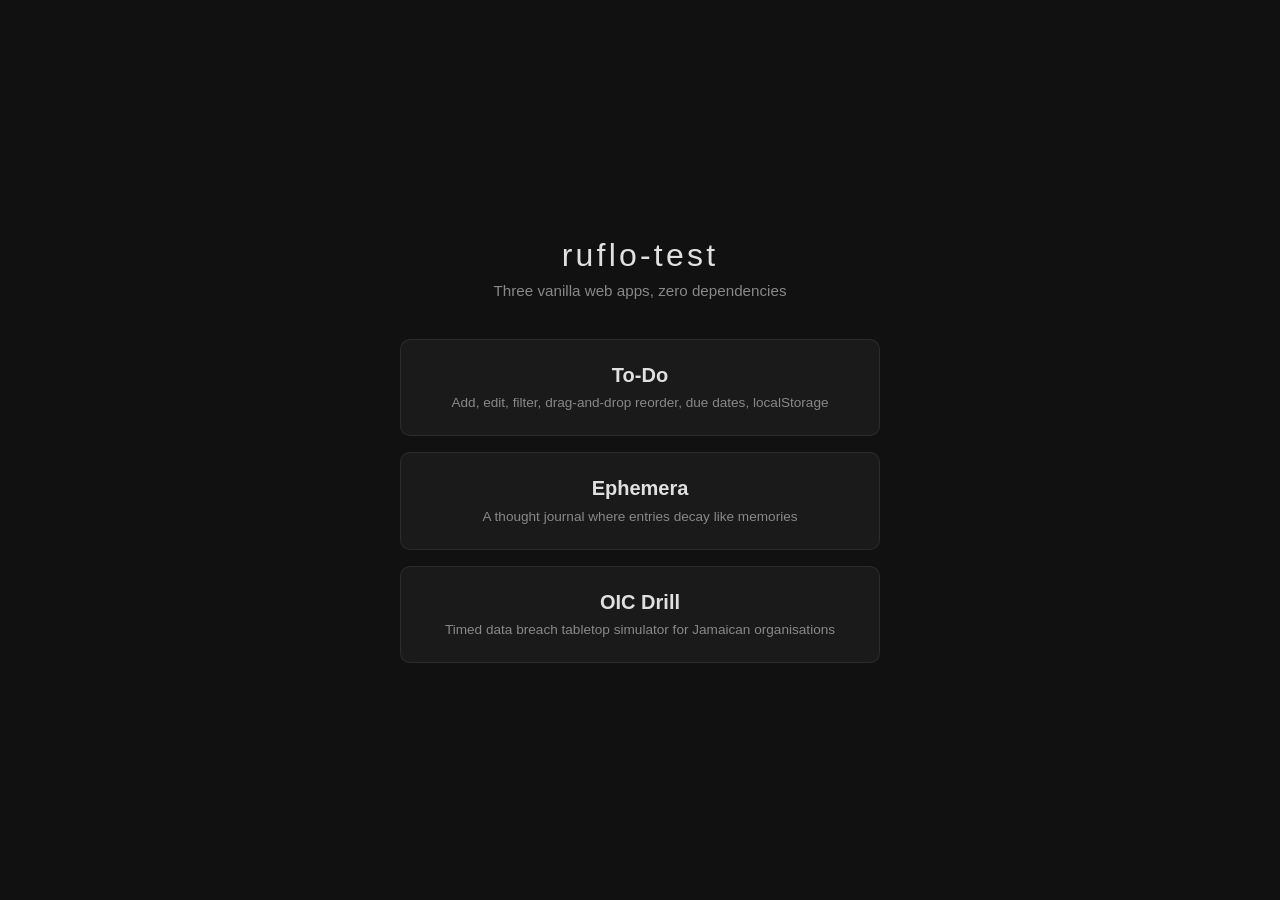
<file: index.html>
<!DOCTYPE html>
<html lang="en">
<head>
  <meta charset="UTF-8">
  <meta name="viewport" content="width=device-width, initial-scale=1.0">
  <title>ruflo-test</title>
  <style>
    *, *::before, *::after { box-sizing: border-box; margin: 0; padding: 0; }
    body {
      font-family: -apple-system, BlinkMacSystemFont, "Segoe UI", Roboto, sans-serif;
      background: #111;
      color: #e0e0e0;
      min-height: 100vh;
      display: flex;
      justify-content: center;
      align-items: center;
      padding: 2rem;
    }
    .container { max-width: 480px; width: 100%; text-align: center; }
    h1 { font-size: 2rem; font-weight: 300; margin-bottom: 0.5rem; letter-spacing: 0.1em; }
    p { color: #888; margin-bottom: 2.5rem; font-size: 0.95rem; }
    .cards { display: flex; flex-direction: column; gap: 1rem; }
    a.card {
      display: block;
      padding: 1.5rem;
      background: rgba(255,255,255,0.04);
      border: 1px solid rgba(255,255,255,0.08);
      border-radius: 10px;
      text-decoration: none;
      color: inherit;
      transition: all 0.2s;
    }
    a.card:hover {
      background: rgba(255,255,255,0.08);
      border-color: rgba(255,255,255,0.2);
      transform: translateY(-2px);
    }
    .card h2 { font-size: 1.25rem; font-weight: 600; margin-bottom: 0.4rem; }
    .card span { font-size: 0.85rem; color: #888; }
  </style>
</head>
<body>
  <div class="container">
    <h1>ruflo-test</h1>
    <p>Three vanilla web apps, zero dependencies</p>
    <div class="cards">
      <a class="card" href="src/">
        <h2>To-Do</h2>
        <span>Add, edit, filter, drag-and-drop reorder, due dates, localStorage</span>
      </a>
      <a class="card" href="ephemera/">
        <h2>Ephemera</h2>
        <span>A thought journal where entries decay like memories</span>
      </a>
      <a class="card" href="oic-drill/">
        <h2>OIC Drill</h2>
        <span>Timed data breach tabletop simulator for Jamaican organisations</span>
      </a>
    </div>
  </div>
</body>
</html>
</file>
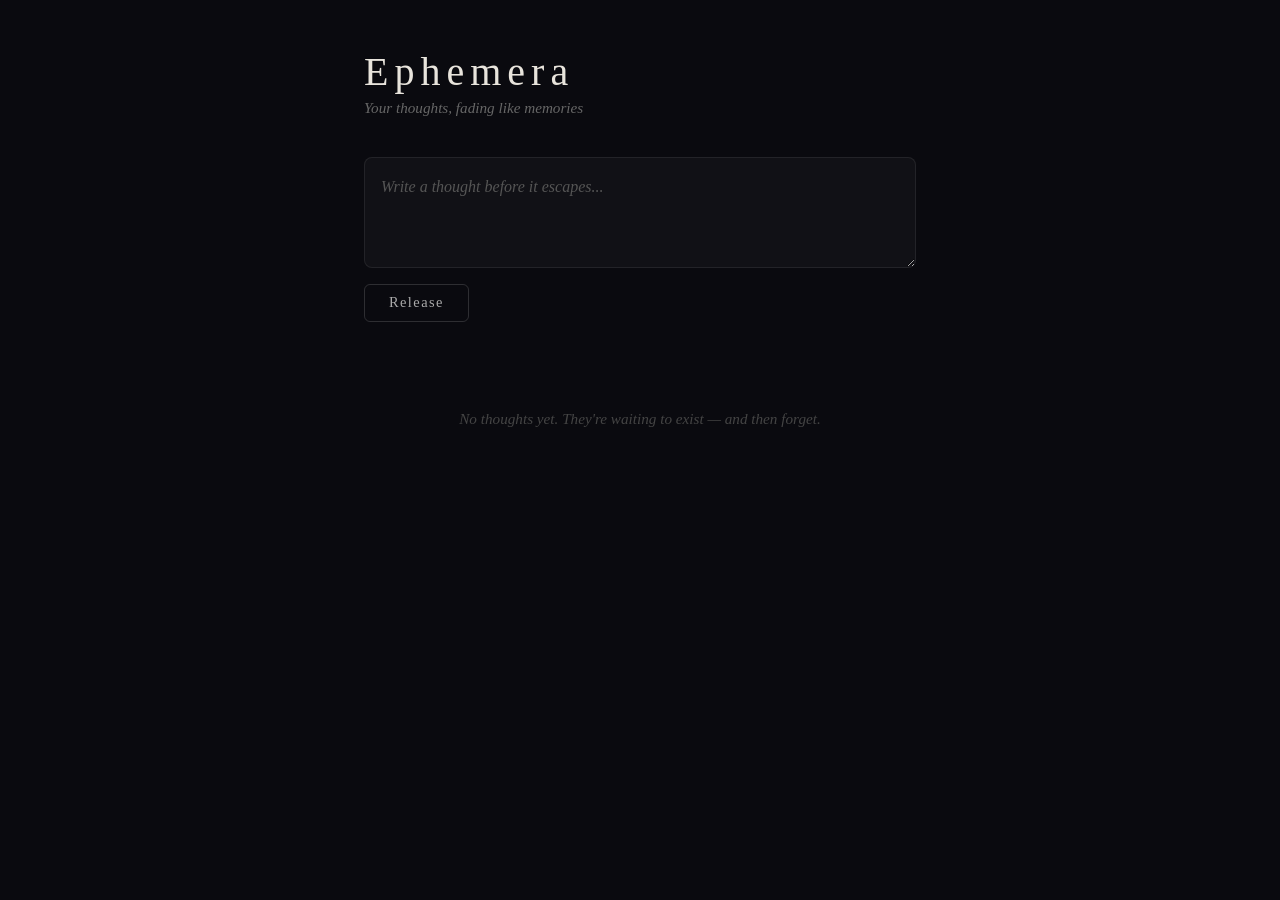
<file: ephemera/index.html>
<!DOCTYPE html>
<html lang="en">
<head>
  <meta charset="UTF-8">
  <meta name="viewport" content="width=device-width, initial-scale=1.0">
  <title>Ephemera — Thoughts That Fade</title>
  <link rel="stylesheet" href="styles.css">
</head>
<body>
  <div id="particles"></div>
  <main class="app">
    <header>
      <h1>Ephemera</h1>
      <p class="subtitle">Your thoughts, fading like memories</p>
    </header>
    <form id="thought-form">
      <textarea
        id="thought-input"
        placeholder="Write a thought before it escapes..."
        rows="3"
        required
      ></textarea>
      <button type="submit">Release</button>
    </form>
    <div id="thought-stream"></div>
    <p id="empty" class="empty-state">No thoughts yet. They're waiting to exist — and then forget.</p>
  </main>
  <script src="app.js"></script>
</body>
</html>
</file>
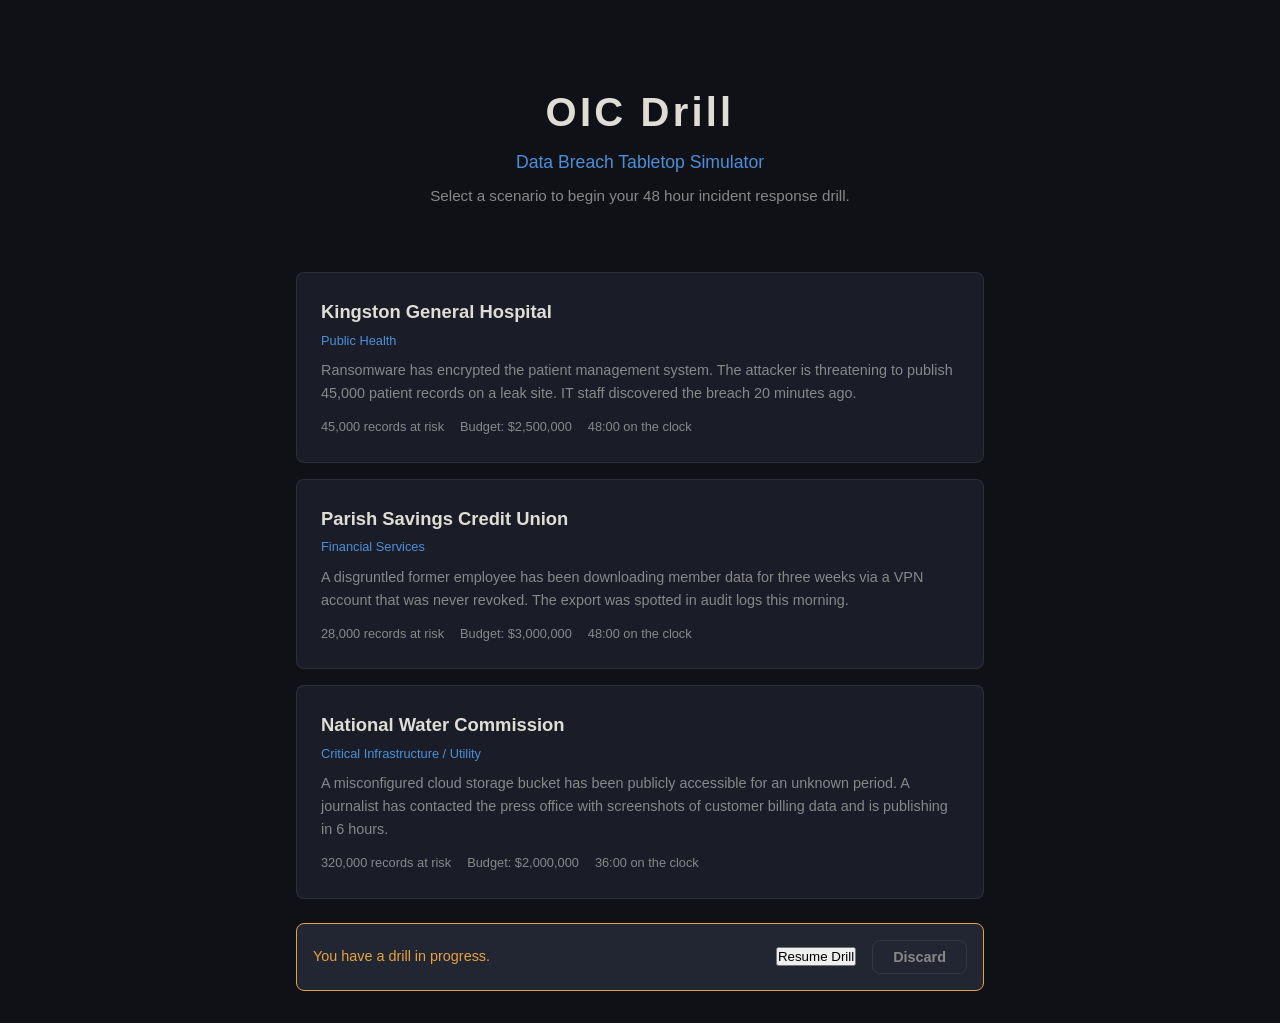
<file: oic-drill/index.html>
<!DOCTYPE html>
<html lang="en">
<head>
  <meta charset="UTF-8">
  <meta name="viewport" content="width=device-width, initial-scale=1.0">
  <title>OIC Drill — Data Breach Tabletop Simulator</title>
  <link rel="stylesheet" href="styles.css">
</head>
<body>
  <!-- SCENARIO SELECTION -->
  <section id="view-select" class="view active">
    <div class="container">
      <header class="hero">
        <h1>OIC Drill</h1>
        <p class="tagline">Data Breach Tabletop Simulator</p>
        <p class="sub">Select a scenario to begin your 48 hour incident response drill.</p>
      </header>
      <div id="scenario-cards" class="scenario-cards"></div>
      <div id="resume-banner" class="resume-banner" hidden>
        <p>You have a drill in progress.</p>
        <button id="btn-resume">Resume Drill</button>
        <button id="btn-discard" class="btn-secondary">Discard</button>
      </div>
    </div>
  </section>

  <!-- GAME SCREEN -->
  <section id="view-game" class="view">
    <div class="status-bar">
      <div class="status-item">
        <span class="status-label">Time Remaining</span>
        <span id="clock" class="status-value clock">48:00</span>
      </div>
      <div class="status-item">
        <span class="status-label">Budget (JMD)</span>
        <span id="budget" class="status-value budget">$2,500,000</span>
      </div>
      <div class="status-item scores-mini">
        <span class="score-pill compliance" title="Legal Compliance"><span class="pill-label">Compliance</span> <span id="score-c">50</span></span>
        <span class="score-pill containment" title="Containment"><span class="pill-label">Containment</span> <span id="score-t">50</span></span>
        <span class="score-pill reputation" title="Reputation"><span class="pill-label">Reputation</span> <span id="score-r">50</span></span>
      </div>
      <button id="btn-log" class="btn-log" title="Decision Log">Log</button>
    </div>
    <div class="game-container">
      <div id="decision-panel" class="decision-panel">
        <h2 id="node-title"></h2>
        <p id="node-desc"></p>
        <div id="node-options" class="options"></div>
      </div>
      <div id="consequence-panel" class="consequence-panel" hidden>
        <h3>Outcome</h3>
        <p id="consequence-text"></p>
        <div id="consequence-effects" class="effects"></div>
        <button id="btn-continue">Continue</button>
      </div>
    </div>
    <!-- Decision Log Drawer -->
    <div id="log-drawer" class="log-drawer">
      <div class="log-header">
        <h3>Decision Log</h3>
        <button id="btn-export-log" class="btn-secondary">Export</button>
        <button id="btn-close-log" class="btn-close">&times;</button>
      </div>
      <div id="log-entries" class="log-entries"></div>
    </div>
    <div id="log-overlay" class="log-overlay"></div>
  </section>

  <!-- END SCREEN -->
  <section id="view-end" class="view">
    <div class="container end-container">
      <h1>Drill Complete</h1>
      <div id="end-grade" class="end-grade"></div>
      <div id="end-scores" class="end-scores"></div>
      <div id="end-summary" class="end-summary"></div>
      <details class="letter-section">
        <summary>OIC Breach Notification Letter</summary>
        <div id="end-letter" class="end-letter"></div>
      </details>
      <details class="log-section">
        <summary>Full Decision Log</summary>
        <div id="end-log" class="end-log"></div>
      </details>
      <button id="btn-new-drill" class="btn-primary">New Drill</button>
    </div>
  </section>

  <script type="module" src="app.js"></script>
</body>
</html>
</file>
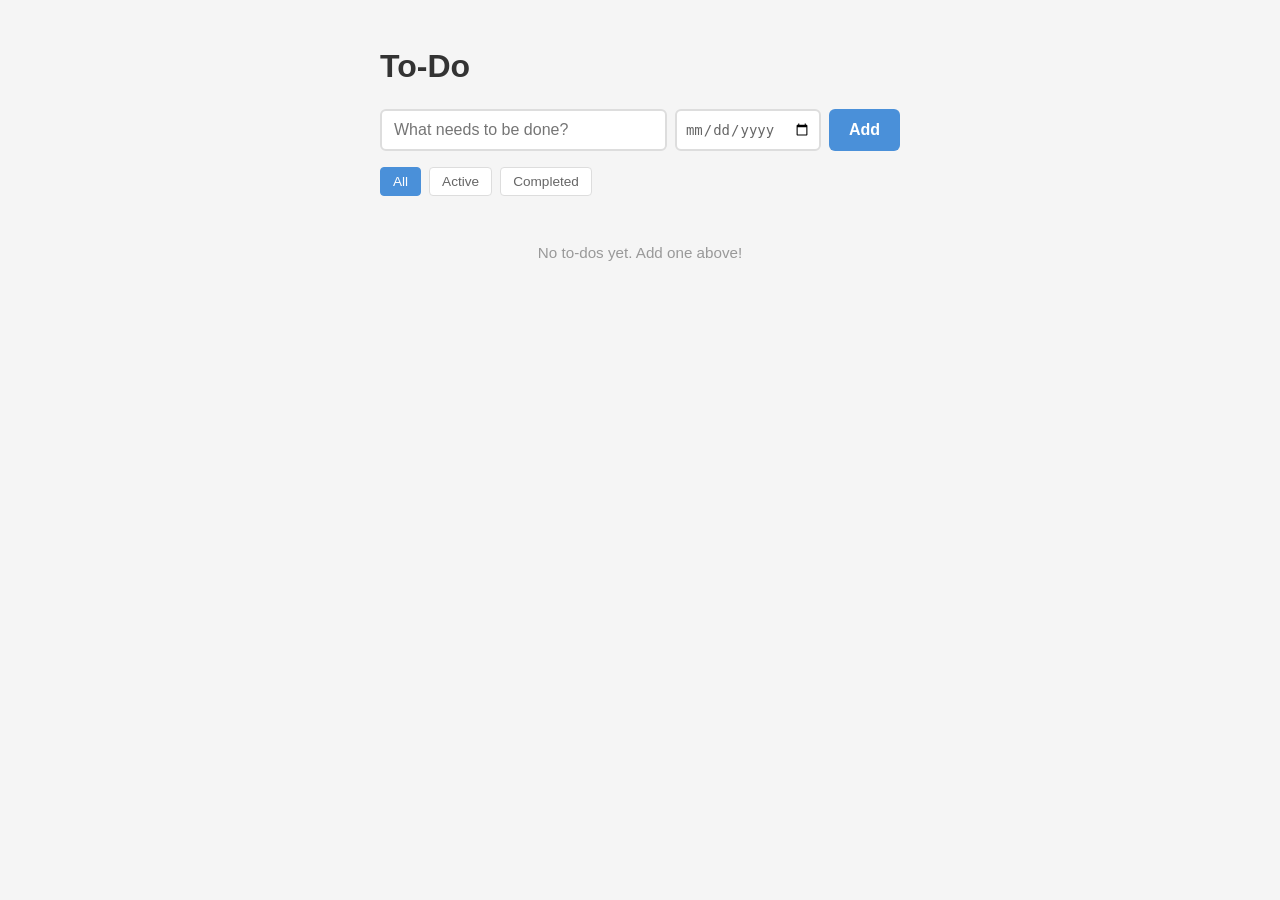
<file: src/index.html>
<!DOCTYPE html>
<html lang="en">
<head>
  <meta charset="UTF-8">
  <meta name="viewport" content="width=device-width, initial-scale=1.0">
  <title>To-Do App</title>
  <link rel="stylesheet" href="styles.css">
</head>
<body>
  <main class="app">
    <h1>To-Do</h1>
    <form id="todo-form">
      <div class="form-row">
        <input
          type="text"
          id="todo-input"
          placeholder="What needs to be done?"
          required
          autocomplete="off"
        >
        <input type="date" id="todo-date">
        <button type="submit">Add</button>
      </div>
    </form>
    <div id="filters" class="filters" hidden>
      <button class="filter-btn active" data-filter="all">All</button>
      <button class="filter-btn" data-filter="active">Active</button>
      <button class="filter-btn" data-filter="completed">Completed</button>
      <button id="clear-completed" class="clear-btn" hidden>Clear completed</button>
    </div>
    <ul id="todo-list"></ul>
    <p id="empty-state" class="empty" hidden>No to-dos yet. Add one above!</p>
  </main>
  <script type="module" src="app.js"></script>
</body>
</html>
</file>
<file: ephemera/styles.css>
*,
*::before,
*::after {
  box-sizing: border-box;
  margin: 0;
  padding: 0;
}

body {
  font-family: "Georgia", "Times New Roman", serif;
  background: #0a0a0f;
  color: #d4d0c8;
  min-height: 100vh;
  overflow-x: hidden;
  position: relative;
}

/* Floating particles (dissolved memories) */
#particles {
  position: fixed;
  inset: 0;
  pointer-events: none;
  z-index: 0;
}

.particle {
  position: absolute;
  border-radius: 50%;
  pointer-events: none;
  opacity: 0;
  animation: float-up linear forwards;
}

@keyframes float-up {
  0% { opacity: 0; transform: translateY(0) scale(1); }
  10% { opacity: 0.7; }
  90% { opacity: 0.2; }
  100% { opacity: 0; transform: translateY(-100vh) scale(0.3); }
}

/* App layout */
.app {
  position: relative;
  z-index: 1;
  max-width: 600px;
  margin: 0 auto;
  padding: 3rem 1.5rem;
}

header {
  margin-bottom: 2.5rem;
}

h1 {
  font-size: 2.5rem;
  font-weight: 400;
  letter-spacing: 0.15em;
  color: #e8e4dc;
  margin-bottom: 0.25rem;
}

.subtitle {
  font-style: italic;
  color: #666;
  font-size: 0.95rem;
}

/* Form */
#thought-form {
  margin-bottom: 2.5rem;
}

#thought-input {
  width: 100%;
  padding: 1rem;
  font-family: inherit;
  font-size: 1rem;
  line-height: 1.6;
  color: #e8e4dc;
  background: rgba(255, 255, 255, 0.03);
  border: 1px solid rgba(255, 255, 255, 0.08);
  border-radius: 8px;
  resize: vertical;
  outline: none;
  transition: border-color 0.3s, background 0.3s;
}

#thought-input:focus {
  border-color: rgba(255, 255, 255, 0.2);
  background: rgba(255, 255, 255, 0.05);
}

#thought-input::placeholder {
  color: #555;
  font-style: italic;
}

#thought-form button {
  margin-top: 0.75rem;
  padding: 0.6rem 1.5rem;
  font-family: inherit;
  font-size: 0.9rem;
  letter-spacing: 0.1em;
  color: #aaa;
  background: transparent;
  border: 1px solid rgba(255, 255, 255, 0.15);
  border-radius: 6px;
  cursor: pointer;
  transition: all 0.3s;
}

#thought-form button:hover {
  color: #e8e4dc;
  border-color: rgba(255, 255, 255, 0.4);
  background: rgba(255, 255, 255, 0.05);
}

/* Thought cards */
#thought-stream {
  display: flex;
  flex-direction: column;
  gap: 1rem;
}

.thought-card {
  position: relative;
  padding: 1.25rem;
  background: rgba(255, 255, 255, 0.03);
  border: 1px solid rgba(255, 255, 255, 0.06);
  border-radius: 8px;
  transition: all 0.5s ease;
  cursor: default;
}

.thought-card:hover {
  background: rgba(255, 255, 255, 0.06);
  border-color: rgba(255, 255, 255, 0.15);
}

.thought-card .thought-text {
  font-size: 1rem;
  line-height: 1.7;
  white-space: pre-wrap;
  word-break: break-word;
  transition: filter 0.5s ease;
}

.thought-card .thought-meta {
  display: flex;
  justify-content: space-between;
  align-items: center;
  margin-top: 0.75rem;
  font-size: 0.75rem;
  color: #555;
}

.thought-card .decay-bar {
  width: 60px;
  height: 3px;
  background: rgba(255, 255, 255, 0.05);
  border-radius: 2px;
  overflow: hidden;
}

.thought-card .decay-fill {
  height: 100%;
  border-radius: 2px;
  transition: width 0.5s, background 0.5s;
}

.thought-card .delete-btn {
  position: absolute;
  top: 0.75rem;
  right: 0.75rem;
  background: none;
  border: none;
  color: #333;
  font-size: 1rem;
  cursor: pointer;
  opacity: 0;
  transition: opacity 0.2s, color 0.2s;
}

.thought-card:hover .delete-btn {
  opacity: 1;
}

.thought-card .delete-btn:hover {
  color: #c44;
}

/* Dissolving animation */
.thought-card.dissolving {
  animation: dissolve 1.5s ease-out forwards;
}

@keyframes dissolve {
  0% { opacity: 1; transform: scale(1); }
  50% { opacity: 0.3; transform: scale(0.98); }
  100% { opacity: 0; transform: scale(0.95) translateY(-10px); height: 0; padding: 0; margin: 0; border: 0; }
}

/* Empty state */
.empty-state {
  text-align: center;
  color: #444;
  font-style: italic;
  padding: 3rem 0;
  font-size: 0.95rem;
}

/* Decay levels */
.decay-1 .thought-text { filter: blur(0.3px); opacity: 0.85; }
.decay-2 .thought-text { filter: blur(0.6px); opacity: 0.65; }
.decay-3 .thought-text { filter: blur(1.2px); opacity: 0.45; }
.decay-4 .thought-text { filter: blur(2px); opacity: 0.25; }
.decay-5 .thought-text { filter: blur(3px); opacity: 0.12; }

/* Mood colors */
.mood-joy { border-left: 3px solid rgba(255, 214, 102, 0.4); }
.mood-sadness { border-left: 3px solid rgba(100, 140, 200, 0.4); }
.mood-anger { border-left: 3px solid rgba(200, 80, 60, 0.4); }
.mood-calm { border-left: 3px solid rgba(120, 200, 160, 0.4); }
.mood-fear { border-left: 3px solid rgba(160, 100, 180, 0.4); }
.mood-love { border-left: 3px solid rgba(220, 120, 160, 0.4); }

/* Responsive */
@media (max-width: 480px) {
  .app { padding: 2rem 1rem; }
  h1 { font-size: 2rem; }
}
</file>
<file: oic-drill/styles.css>
*,
*::before,
*::after {
  box-sizing: border-box;
  margin: 0;
  padding: 0;
}

:root {
  --bg: #0f1117;
  --surface: #1a1d27;
  --surface2: #222632;
  --border: rgba(255, 255, 255, 0.08);
  --text: #e0ddd5;
  --text-dim: #888;
  --accent: #4a90d9;
  --danger: #e74c3c;
  --warning: #e6a23c;
  --success: #4caf50;
  --compliance: #5b8def;
  --containment: #e6a23c;
  --reputation: #9b59b6;
  --radius: 8px;
}

body {
  font-family: -apple-system, BlinkMacSystemFont, "Segoe UI", Roboto, sans-serif;
  background: var(--bg);
  color: var(--text);
  min-height: 100vh;
  line-height: 1.6;
}

.container {
  max-width: 720px;
  margin: 0 auto;
  padding: 2rem 1rem;
}

/* Views */
.view { display: none; }
.view.active { display: block; }

/* Hero */
.hero {
  text-align: center;
  padding: 3rem 0 2rem;
}

.hero h1 {
  font-size: 2.5rem;
  font-weight: 700;
  letter-spacing: 0.08em;
  margin-bottom: 0.25rem;
}

.tagline {
  font-size: 1.1rem;
  color: var(--accent);
  margin-bottom: 0.5rem;
}

.sub {
  color: var(--text-dim);
  font-size: 0.95rem;
}

/* Scenario Cards */
.scenario-cards {
  display: flex;
  flex-direction: column;
  gap: 1rem;
  margin-top: 2rem;
}

.scenario-card {
  padding: 1.5rem;
  background: var(--surface);
  border: 1px solid var(--border);
  border-radius: var(--radius);
  cursor: pointer;
  transition: all 0.2s;
}

.scenario-card:hover {
  background: var(--surface2);
  border-color: var(--accent);
  transform: translateY(-2px);
}

.scenario-card h2 {
  font-size: 1.15rem;
  margin-bottom: 0.25rem;
}

.scenario-card .sector {
  font-size: 0.8rem;
  color: var(--accent);
  margin-bottom: 0.5rem;
}

.scenario-card .incident-preview {
  font-size: 0.9rem;
  color: var(--text-dim);
  margin-bottom: 0.75rem;
}

.scenario-card .card-meta {
  display: flex;
  gap: 1rem;
  font-size: 0.8rem;
  color: var(--text-dim);
}

/* Resume banner */
.resume-banner {
  margin-top: 1.5rem;
  padding: 1rem;
  background: var(--surface2);
  border: 1px solid var(--warning);
  border-radius: var(--radius);
  display: flex;
  align-items: center;
  gap: 1rem;
  flex-wrap: wrap;
}

.resume-banner p {
  flex: 1;
  font-size: 0.9rem;
  color: var(--warning);
}

/* Buttons */
.btn-primary, .btn-secondary {
  padding: 0.5rem 1.25rem;
  font-size: 0.9rem;
  font-weight: 600;
  border: none;
  border-radius: var(--radius);
  cursor: pointer;
  transition: all 0.15s;
}

.btn-primary {
  background: var(--accent);
  color: #fff;
}

.btn-primary:hover { background: #357abd; }

.btn-secondary {
  background: transparent;
  color: var(--text-dim);
  border: 1px solid var(--border);
}

.btn-secondary:hover {
  border-color: var(--text-dim);
  color: var(--text);
}

/* Status Bar */
.status-bar {
  position: sticky;
  top: 0;
  z-index: 10;
  display: flex;
  align-items: center;
  gap: 1rem;
  padding: 0.6rem 1rem;
  background: var(--surface);
  border-bottom: 1px solid var(--border);
  flex-wrap: wrap;
}

.status-item {
  display: flex;
  flex-direction: column;
}

.status-label {
  font-size: 0.65rem;
  text-transform: uppercase;
  letter-spacing: 0.08em;
  color: var(--text-dim);
}

.status-value {
  font-size: 1.1rem;
  font-weight: 700;
  font-variant-numeric: tabular-nums;
}

.clock.warning { color: var(--warning); }
.clock.danger { color: var(--danger); animation: pulse 1s infinite; }
.budget.warning { color: var(--warning); }
.budget.danger { color: var(--danger); }

@keyframes pulse {
  0%, 100% { opacity: 1; }
  50% { opacity: 0.5; }
}

.scores-mini {
  display: flex;
  gap: 0.5rem;
  margin-left: auto;
  flex-direction: row;
  align-items: center;
}

.score-pill {
  display: flex;
  align-items: center;
  gap: 0.3rem;
  padding: 0.2rem 0.5rem;
  border-radius: 12px;
  font-size: 0.8rem;
  font-weight: 700;
}

.score-pill .pill-label {
  font-size: 0.6rem;
  font-weight: 400;
  text-transform: uppercase;
  letter-spacing: 0.05em;
}

.score-pill.compliance { background: rgba(91, 141, 239, 0.15); color: var(--compliance); }
.score-pill.containment { background: rgba(230, 162, 60, 0.15); color: var(--containment); }
.score-pill.reputation { background: rgba(155, 89, 182, 0.15); color: var(--reputation); }

.btn-log {
  padding: 0.4rem 0.8rem;
  font-size: 0.8rem;
  font-weight: 600;
  background: var(--surface2);
  color: var(--text-dim);
  border: 1px solid var(--border);
  border-radius: var(--radius);
  cursor: pointer;
  transition: all 0.15s;
}

.btn-log:hover {
  color: var(--text);
  border-color: var(--text-dim);
}

/* Game */
.game-container {
  max-width: 720px;
  margin: 0 auto;
  padding: 2rem 1rem;
}

.decision-panel h2 {
  font-size: 1.3rem;
  margin-bottom: 0.75rem;
}

.decision-panel p {
  color: var(--text-dim);
  margin-bottom: 1.5rem;
  font-size: 0.95rem;
}

.options {
  display: flex;
  flex-direction: column;
  gap: 0.75rem;
}

.option-btn {
  text-align: left;
  padding: 1rem 1.25rem;
  background: var(--surface);
  border: 1px solid var(--border);
  border-radius: var(--radius);
  color: var(--text);
  font-size: 0.95rem;
  cursor: pointer;
  transition: all 0.15s;
  line-height: 1.5;
}

.option-btn:hover:not(:disabled) {
  background: var(--surface2);
  border-color: var(--accent);
}

.option-btn:disabled {
  opacity: 0.4;
  cursor: not-allowed;
}

.option-btn .option-cost {
  display: block;
  margin-top: 0.35rem;
  font-size: 0.75rem;
  color: var(--text-dim);
}

/* Consequence */
.consequence-panel {
  padding: 1.5rem;
  background: var(--surface);
  border: 1px solid var(--border);
  border-radius: var(--radius);
}

.consequence-panel h3 {
  font-size: 1rem;
  margin-bottom: 0.75rem;
  color: var(--accent);
}

.consequence-panel p {
  color: var(--text-dim);
  margin-bottom: 1rem;
  font-size: 0.95rem;
}

.effects {
  display: flex;
  gap: 0.75rem;
  flex-wrap: wrap;
  margin-bottom: 1.25rem;
}

.effect-tag {
  padding: 0.2rem 0.6rem;
  border-radius: 12px;
  font-size: 0.75rem;
  font-weight: 600;
}

.effect-tag.positive { background: rgba(76, 175, 80, 0.15); color: var(--success); }
.effect-tag.negative { background: rgba(231, 76, 60, 0.15); color: var(--danger); }
.effect-tag.neutral { background: rgba(255, 255, 255, 0.05); color: var(--text-dim); }
.effect-tag.cost { background: rgba(230, 162, 60, 0.15); color: var(--warning); }

#btn-continue {
  padding: 0.6rem 2rem;
  font-size: 0.95rem;
  font-weight: 600;
  background: var(--accent);
  color: #fff;
  border: none;
  border-radius: var(--radius);
  cursor: pointer;
  transition: background 0.15s;
}

#btn-continue:hover { background: #357abd; }

/* Log Drawer */
.log-overlay {
  display: none;
  position: fixed;
  inset: 0;
  background: rgba(0, 0, 0, 0.5);
  z-index: 19;
}

.log-overlay.open { display: block; }

.log-drawer {
  position: fixed;
  top: 0;
  right: -400px;
  width: 380px;
  max-width: 90vw;
  height: 100vh;
  background: var(--surface);
  border-left: 1px solid var(--border);
  z-index: 20;
  transition: right 0.3s ease;
  display: flex;
  flex-direction: column;
}

.log-drawer.open { right: 0; }

.log-header {
  display: flex;
  align-items: center;
  gap: 0.5rem;
  padding: 1rem;
  border-bottom: 1px solid var(--border);
}

.log-header h3 { flex: 1; font-size: 1rem; }

.btn-close {
  background: none;
  border: none;
  color: var(--text-dim);
  font-size: 1.5rem;
  cursor: pointer;
  padding: 0 0.25rem;
}

.btn-close:hover { color: var(--text); }

.log-entries {
  flex: 1;
  overflow-y: auto;
  padding: 1rem;
}

.log-entry {
  padding: 0.75rem;
  margin-bottom: 0.5rem;
  background: var(--surface2);
  border-radius: var(--radius);
  font-size: 0.85rem;
}

.log-entry .log-time {
  font-size: 0.7rem;
  color: var(--text-dim);
  margin-bottom: 0.25rem;
}

.log-entry .log-title {
  font-weight: 600;
  margin-bottom: 0.15rem;
}

.log-entry .log-choice {
  color: var(--accent);
  margin-bottom: 0.25rem;
}

.log-entry .log-costs {
  font-size: 0.75rem;
  color: var(--text-dim);
}

/* End Screen */
.end-container {
  max-width: 640px;
  padding: 2rem 1rem 4rem;
}

.end-container h1 {
  text-align: center;
  font-size: 1.8rem;
  margin-bottom: 1.5rem;
}

.end-grade {
  text-align: center;
  margin-bottom: 2rem;
}

.grade-letter {
  font-size: 5rem;
  font-weight: 800;
  line-height: 1;
}

.grade-label {
  font-size: 0.95rem;
  color: var(--text-dim);
  margin-top: 0.25rem;
}

.grade-A { color: var(--success); }
.grade-B { color: #66bb6a; }
.grade-C { color: var(--warning); }
.grade-D { color: #ef6c00; }
.grade-F { color: var(--danger); }

/* Score Bars */
.end-scores {
  display: flex;
  flex-direction: column;
  gap: 1rem;
  margin-bottom: 2rem;
}

.score-row {
  display: flex;
  align-items: center;
  gap: 0.75rem;
}

.score-row .score-name {
  width: 100px;
  font-size: 0.85rem;
  text-align: right;
  flex-shrink: 0;
}

.score-bar-bg {
  flex: 1;
  height: 24px;
  background: var(--surface2);
  border-radius: 12px;
  overflow: hidden;
}

.score-bar-fill {
  height: 100%;
  border-radius: 12px;
  transition: width 1s ease;
}

.score-bar-fill.compliance { background: var(--compliance); }
.score-bar-fill.containment { background: var(--containment); }
.score-bar-fill.reputation { background: var(--reputation); }

.score-row .score-num {
  width: 40px;
  font-size: 0.95rem;
  font-weight: 700;
  text-align: right;
}

/* Summary */
.end-summary {
  margin-bottom: 2rem;
}

.end-summary h3 {
  font-size: 1rem;
  margin-bottom: 0.75rem;
}

.summary-section {
  margin-bottom: 1.25rem;
}

.summary-section h4 {
  font-size: 0.85rem;
  color: var(--success);
  margin-bottom: 0.35rem;
}

.summary-section h4.missed {
  color: var(--danger);
}

.summary-section ul {
  list-style: none;
  padding: 0;
}

.summary-section li {
  padding: 0.3rem 0;
  padding-left: 1rem;
  position: relative;
  font-size: 0.9rem;
  color: var(--text-dim);
}

.summary-section li::before {
  content: '';
  position: absolute;
  left: 0;
  top: 0.65rem;
  width: 6px;
  height: 6px;
  border-radius: 50%;
}

.summary-section.good li::before { background: var(--success); }
.summary-section.bad li::before { background: var(--danger); }

/* Letter & Log sections */
details {
  margin-bottom: 1rem;
  border: 1px solid var(--border);
  border-radius: var(--radius);
}

details summary {
  padding: 0.75rem 1rem;
  cursor: pointer;
  font-weight: 600;
  font-size: 0.95rem;
  background: var(--surface);
  border-radius: var(--radius);
}

details[open] summary {
  border-bottom: 1px solid var(--border);
  border-radius: var(--radius) var(--radius) 0 0;
}

.end-letter, .end-log {
  padding: 1.25rem;
  font-size: 0.85rem;
  line-height: 1.8;
  color: var(--text-dim);
  white-space: pre-wrap;
}

#btn-new-drill {
  display: block;
  margin: 2rem auto 0;
  padding: 0.75rem 2rem;
  font-size: 1rem;
}

/* Responsive */
@media (max-width: 600px) {
  .hero h1 { font-size: 1.8rem; }
  .status-bar { gap: 0.5rem; padding: 0.5rem; }
  .status-value { font-size: 0.9rem; }
  .scores-mini { margin-left: 0; width: 100%; justify-content: center; }
  .score-pill .pill-label { display: none; }
  .game-container { padding: 1rem 0.75rem; }
  .end-container { padding: 1.5rem 0.75rem; }
  .grade-letter { font-size: 3.5rem; }
}
</file>
<file: src/styles.css>
*,
*::before,
*::after {
  box-sizing: border-box;
  margin: 0;
  padding: 0;
}

body {
  font-family: -apple-system, BlinkMacSystemFont, "Segoe UI", Roboto, sans-serif;
  background: #f5f5f5;
  color: #333;
  min-height: 100vh;
  display: flex;
  justify-content: center;
  padding: 3rem 1rem;
}

.app {
  width: 100%;
  max-width: 520px;
}

h1 {
  font-size: 2rem;
  font-weight: 700;
  margin-bottom: 1.5rem;
}

/* Form */
#todo-form {
  margin-bottom: 1rem;
}

.form-row {
  display: flex;
  gap: 0.5rem;
}

#todo-input {
  flex: 1;
  padding: 0.625rem 0.75rem;
  font-size: 1rem;
  border: 2px solid #ddd;
  border-radius: 6px;
  outline: none;
  transition: border-color 0.15s;
}

#todo-input:focus {
  border-color: #4a90d9;
}

#todo-date {
  padding: 0.625rem 0.5rem;
  font-size: 0.875rem;
  border: 2px solid #ddd;
  border-radius: 6px;
  outline: none;
  transition: border-color 0.15s;
  color: #666;
}

#todo-date:focus {
  border-color: #4a90d9;
}

#todo-form button {
  padding: 0.625rem 1.25rem;
  font-size: 1rem;
  font-weight: 600;
  color: #fff;
  background: #4a90d9;
  border: none;
  border-radius: 6px;
  cursor: pointer;
  transition: background 0.15s;
}

#todo-form button:hover {
  background: #357abd;
}

/* Filters */
.filters {
  display: flex;
  align-items: center;
  gap: 0.5rem;
  margin-bottom: 1rem;
}

.filter-btn {
  padding: 0.375rem 0.75rem;
  font-size: 0.85rem;
  border: 1px solid #ddd;
  border-radius: 4px;
  background: #fff;
  color: #666;
  cursor: pointer;
  transition: all 0.15s;
}

.filter-btn:hover {
  border-color: #4a90d9;
  color: #4a90d9;
}

.filter-btn.active {
  background: #4a90d9;
  color: #fff;
  border-color: #4a90d9;
}

.clear-btn {
  margin-left: auto;
  padding: 0.375rem 0.75rem;
  font-size: 0.85rem;
  border: 1px solid #e74c3c;
  border-radius: 4px;
  background: #fff;
  color: #e74c3c;
  cursor: pointer;
  transition: all 0.15s;
}

.clear-btn:hover {
  background: #e74c3c;
  color: #fff;
}

/* List */
#todo-list {
  list-style: none;
}

.todo-item {
  display: flex;
  align-items: center;
  gap: 0.75rem;
  padding: 0.75rem;
  background: #fff;
  border-radius: 6px;
  margin-bottom: 0.5rem;
  box-shadow: 0 1px 3px rgba(0, 0, 0, 0.08);
  transition: opacity 0.15s, box-shadow 0.15s;
  cursor: grab;
}

.todo-item.dragging {
  opacity: 0.4;
  box-shadow: 0 4px 12px rgba(0, 0, 0, 0.15);
}

.todo-item.drag-over {
  border-top: 2px solid #4a90d9;
}

.todo-item input[type="checkbox"] {
  width: 1.125rem;
  height: 1.125rem;
  cursor: pointer;
  flex-shrink: 0;
}

.todo-item .todo-content {
  flex: 1;
  min-width: 0;
}

.todo-item .todo-text {
  font-size: 1rem;
  word-break: break-word;
  cursor: text;
  padding: 0.125rem 0.25rem;
  border-radius: 3px;
  border: 1px solid transparent;
  transition: border-color 0.15s;
}

.todo-item .todo-text:hover {
  border-color: #eee;
}

.todo-item .todo-text:focus {
  outline: none;
  border-color: #4a90d9;
  background: #f8fafd;
}

.todo-item .todo-due {
  font-size: 0.75rem;
  color: #999;
  margin-top: 0.2rem;
}

.todo-item .todo-due.overdue {
  color: #e74c3c;
  font-weight: 600;
}

.todo-item .todo-due.today {
  color: #e67e22;
  font-weight: 600;
}

.todo-item.completed .todo-text {
  text-decoration: line-through;
  opacity: 0.5;
}

.todo-item .delete-btn {
  background: none;
  border: none;
  font-size: 1.25rem;
  color: #ccc;
  cursor: pointer;
  padding: 0 0.25rem;
  line-height: 1;
  transition: color 0.15s;
}

.todo-item .delete-btn:hover {
  color: #e74c3c;
}

.drag-handle {
  color: #ccc;
  cursor: grab;
  font-size: 0.875rem;
  user-select: none;
  flex-shrink: 0;
}

.drag-handle:active {
  cursor: grabbing;
}

/* Empty state */
.empty {
  text-align: center;
  color: #999;
  padding: 2rem 0;
  font-size: 0.95rem;
}
</file>
